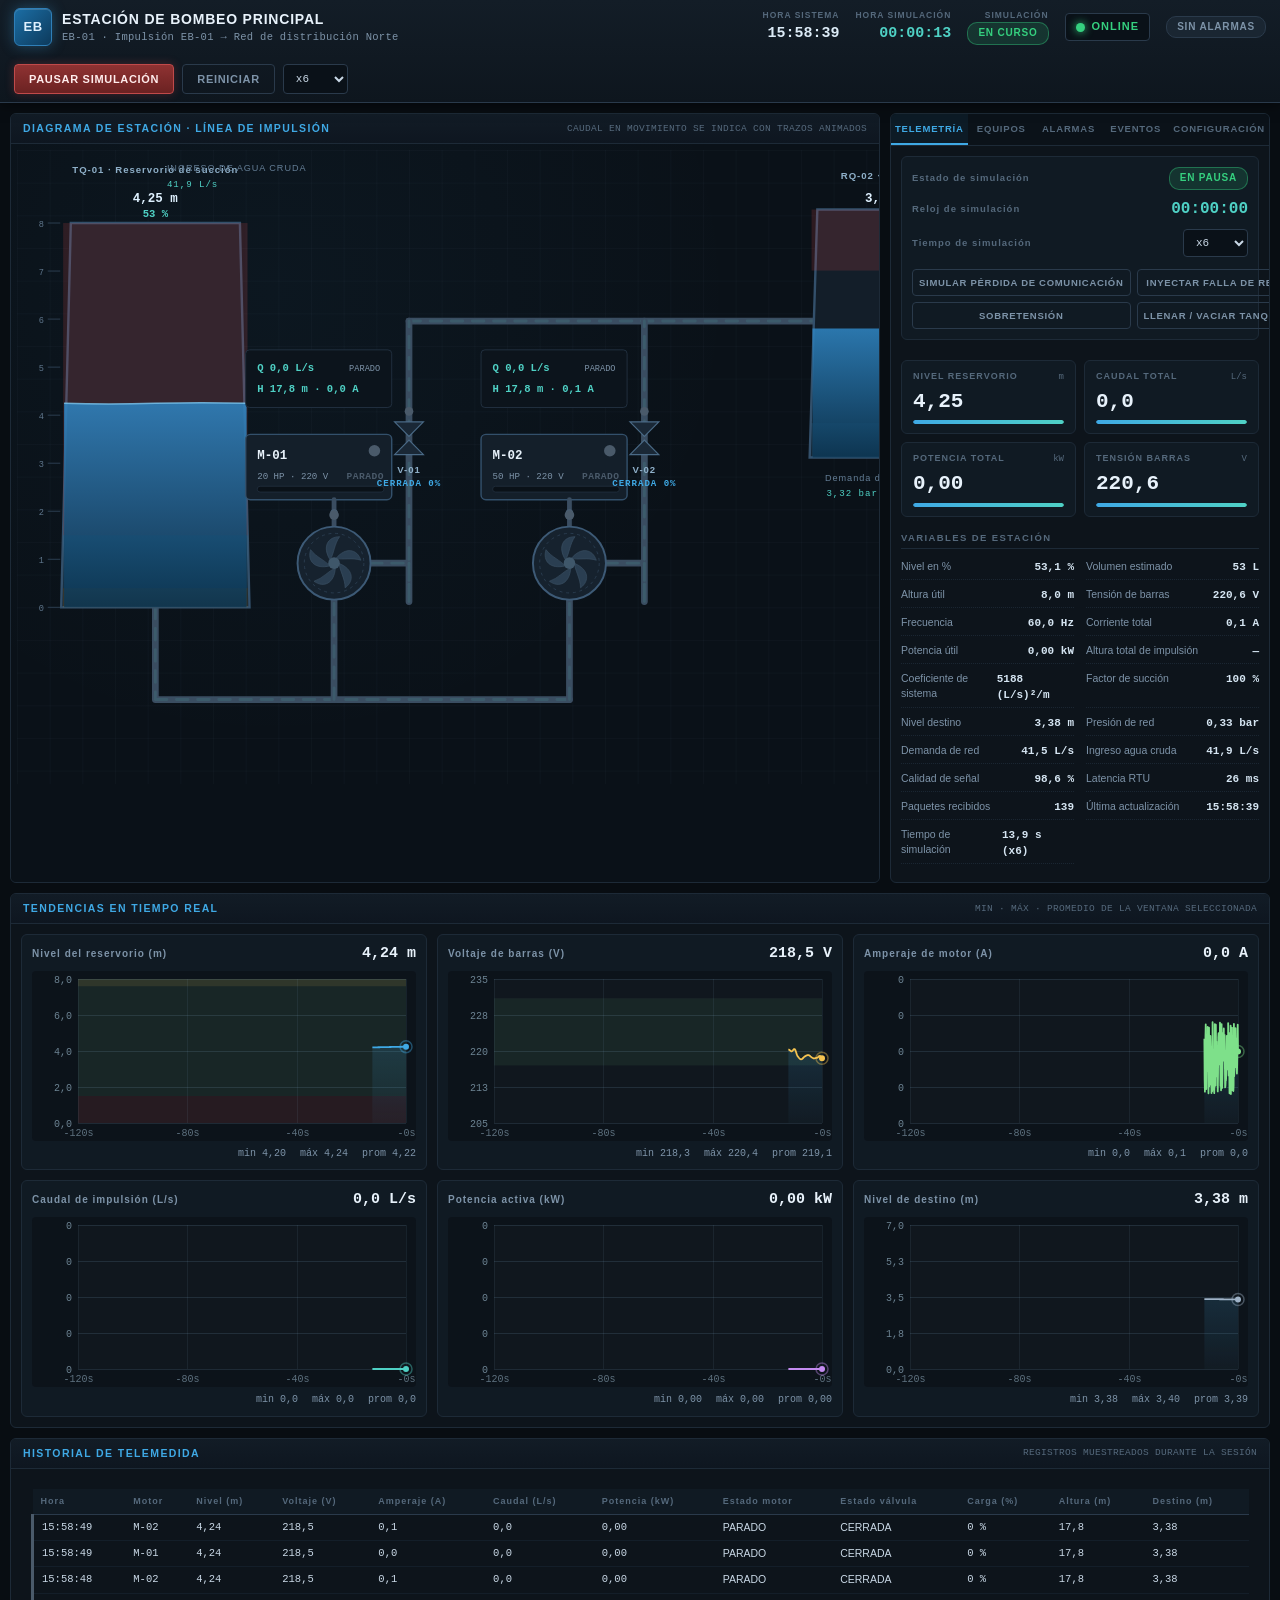
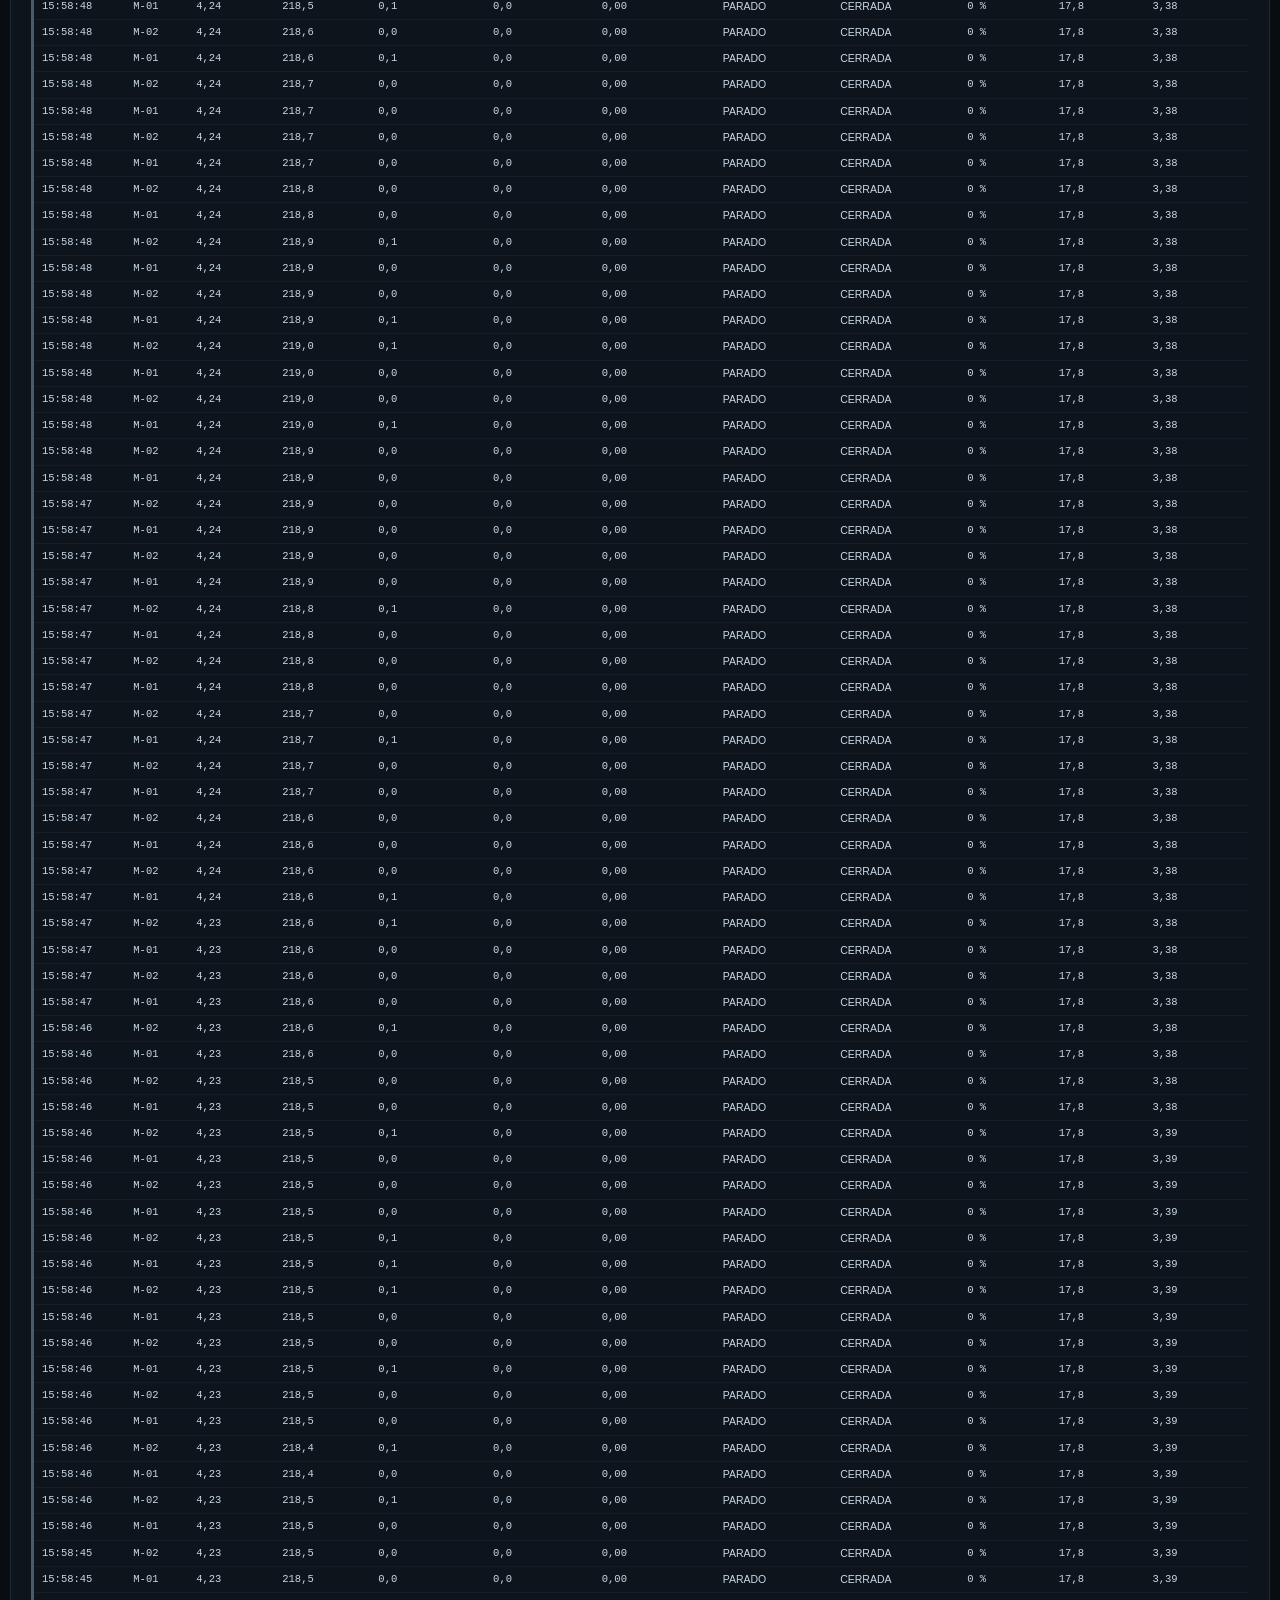
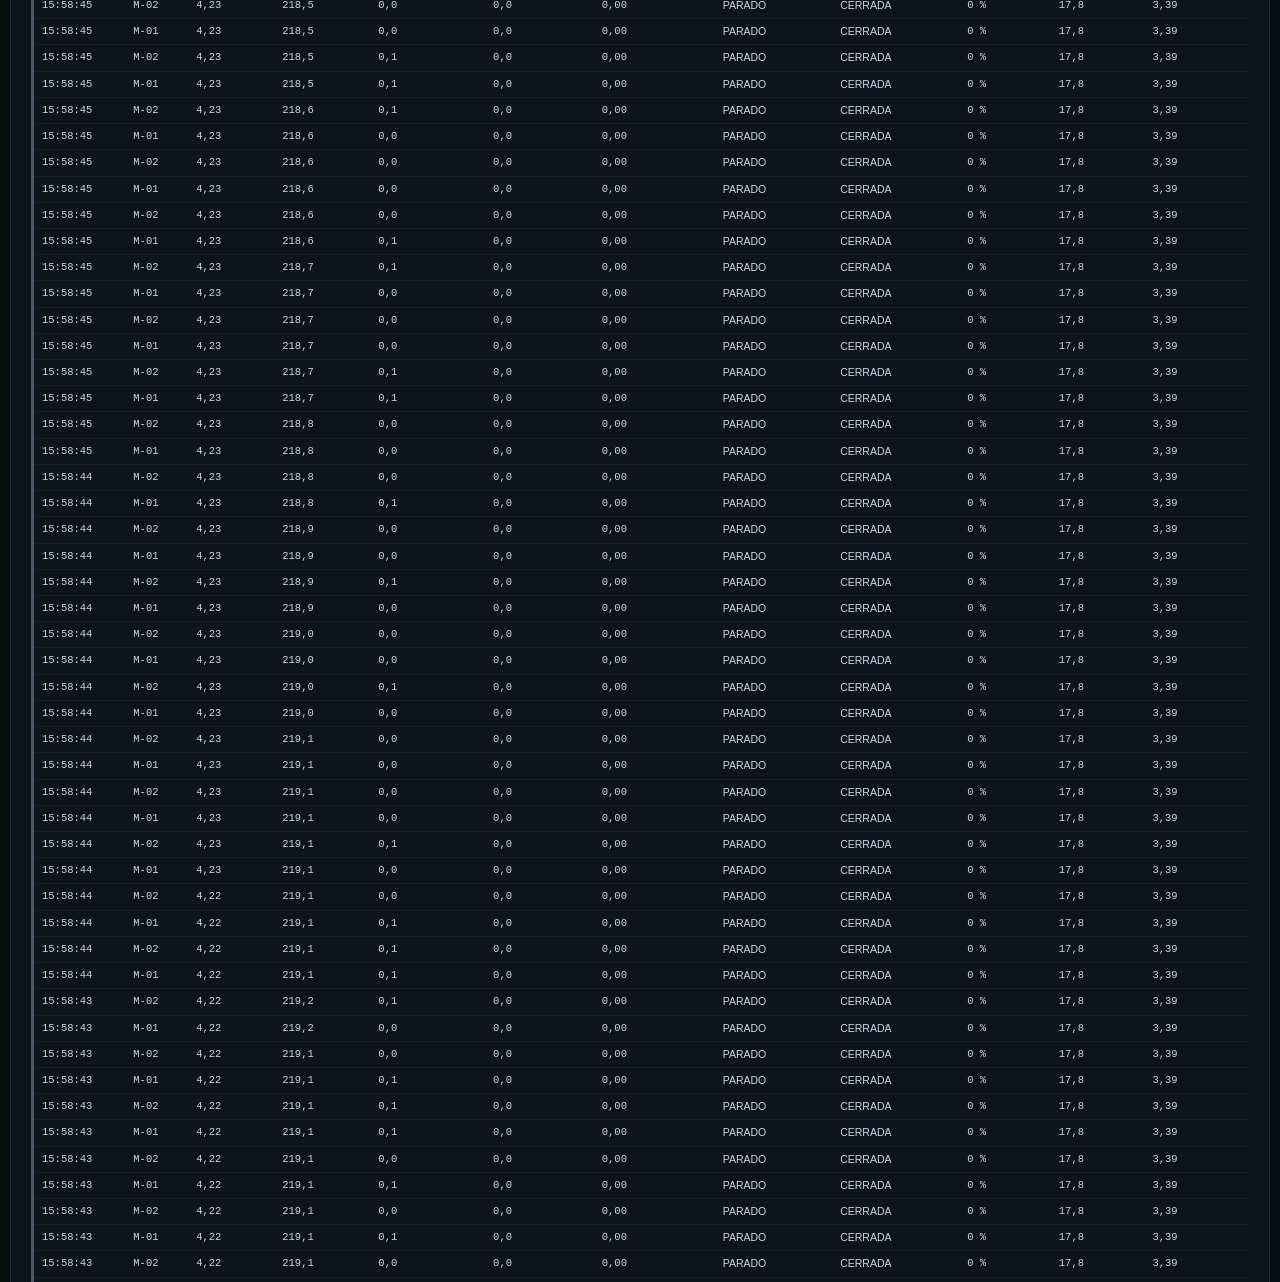
<file: simulador/index.html>
<!DOCTYPE html>
<html lang="es">
<head>
  <meta charset="UTF-8" />
  <meta name="viewport" content="width=device-width, initial-scale=1" />
  <title>SCADA · Simulador de Estación de Bombeo de Agua</title>
  <meta name="description" content="Simulador de operación de estación de bombeo de agua con telemetría, alarmas, eventos e historial." />
  <link rel="icon" href="data:," />
  <link rel="stylesheet" href="./src/ui/estilos.css" />
</head>
<body>
  <div id="app">
    <div style="padding: 40px; text-align: center; color: #7d93a8; font-family: monospace;">
      Iniciando simulador de estación de bombeo…
    </div>
  </div>
  <script type="module" src="./src/ui/app.js"></script>
</body>
</html>
</file>
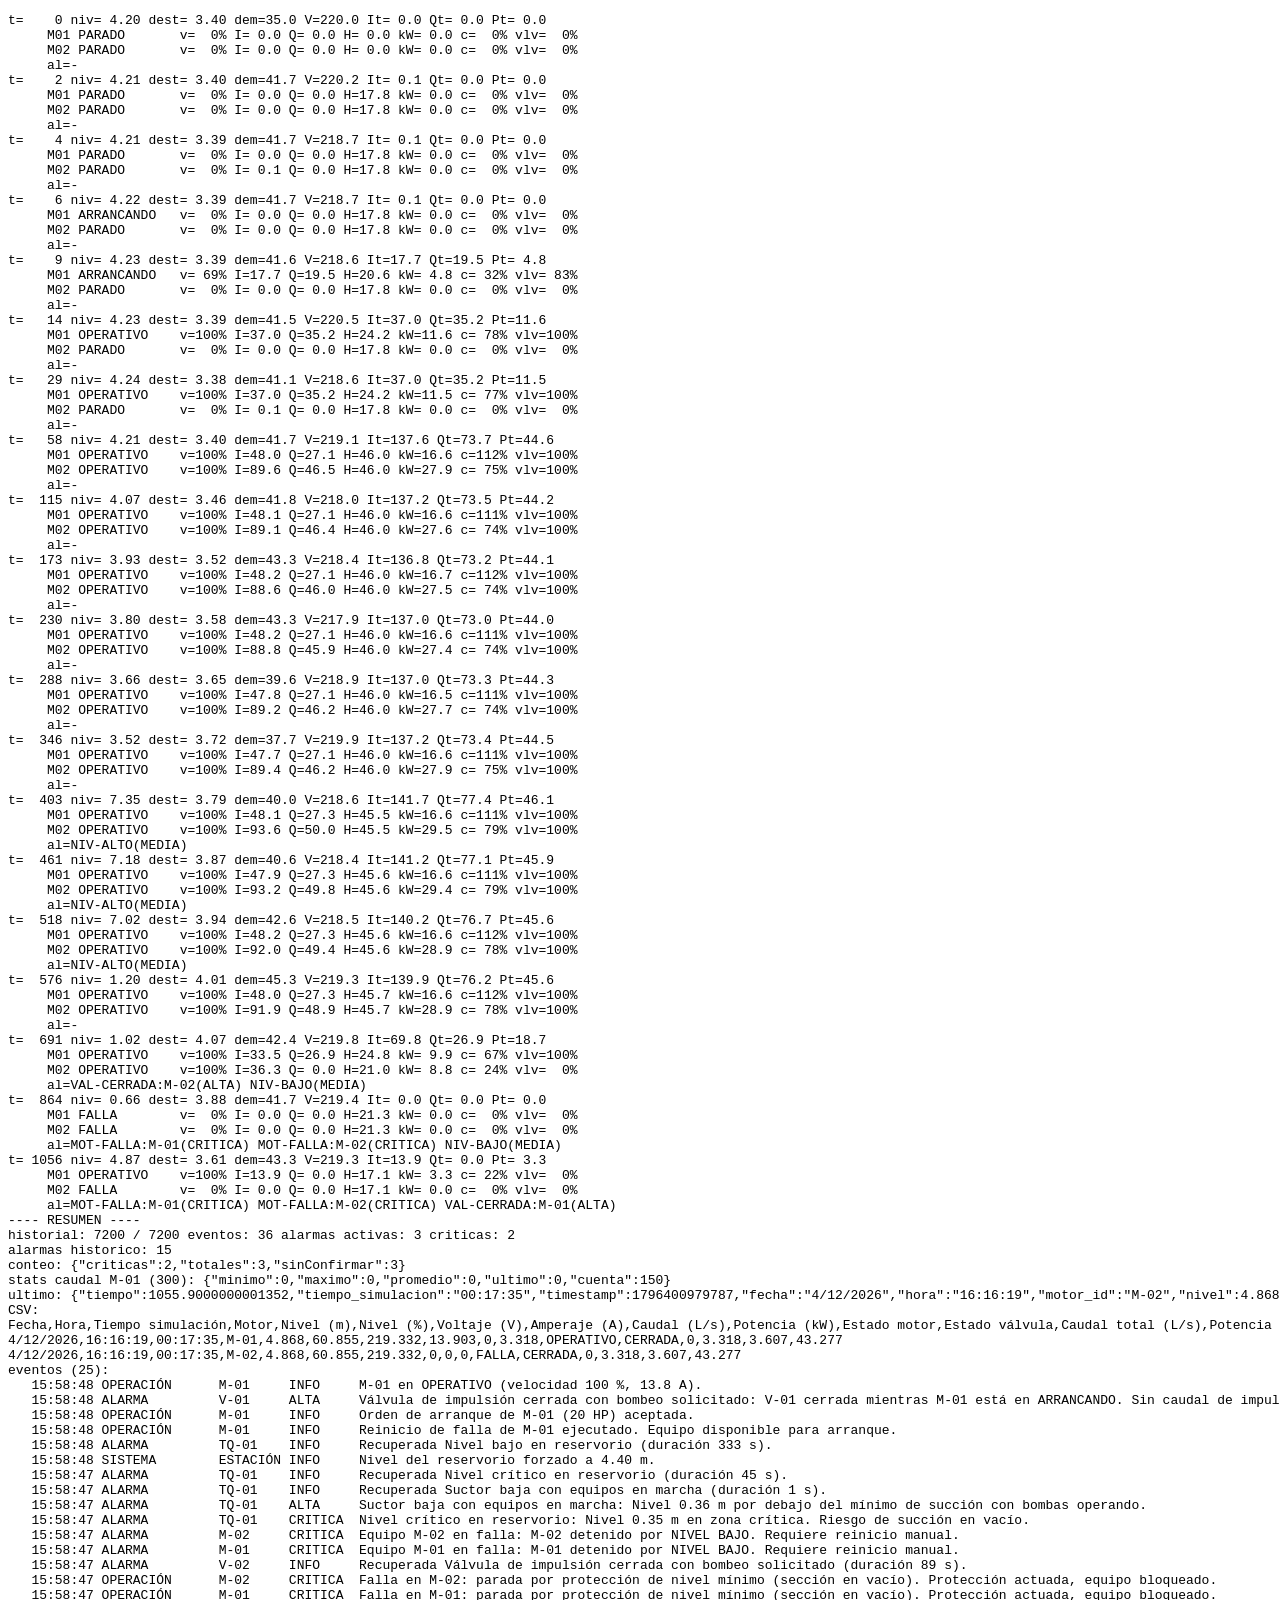
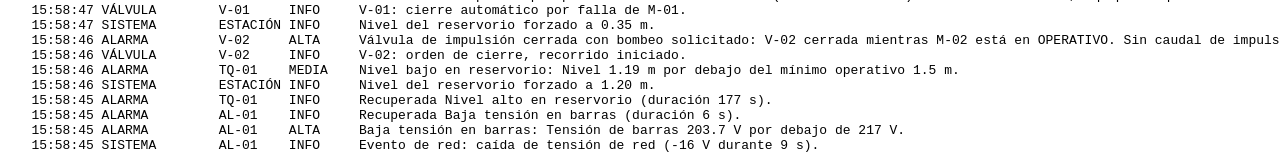
<file: simulador/prueba.html>
<!DOCTYPE html>
<html lang="es">
<head>
  <meta charset="utf-8" />
  <title>Prueba de motor de simulación</title>
</head>
<body>
  <pre id="salida">ejecutando...</pre>
  <script type="module">
    const salida = document.getElementById('salida');
    const lineas = [];
    const log = (...args) => lineas.push(args.join(' '));
    window.addEventListener('error', (e) => lineas.push('ERROR: ' + e.message));
    try {
      const { crearSimulador } = await import('./src/simulacion/simulador.js');
      const sim = crearSimulador();
      sim.establecerVelocidad(6);
      sim.iniciar();
      const paso = 16;
      const f = (n, d) => n.toFixed(d).padStart(d + 3);
      const Interesting = new Set([1, 20, 40, 60, 90, 150, 300, 600, 1200, 1800, 2400, 3000, 3600, 4200, 4800, 5400, 6000, 7200, 9000, 11000]);
      const guion = (e, m) =>
        `${m.estado.padEnd(12)} v=${f(m.velocidad * 100, 0)}% I=${f(m.corriente, 1)} Q=${f(m.caudal * 1000, 1)} H=${f(m.altura, 1)} kW=${f(m.potencia, 1)} c=${f(m.carga * 100, 0)}% vlv=${f(m.valvula.posicion * 100, 0)}%`;
      for (let i = 1; i <= 11000; i += 1) {
        sim.avanzarReloj(paso);
        if (i === 60) { sim.abrirValvula('M-01'); sim.estartrar('M-01'); }
        if (i === 400) { sim.abrirValvula('M-02'); sim.estartrar('M-02'); }
        if (i === 4000) sim.fijarNivel(7.4);
        if (i === 5000) sim.perturbacion('caida');
        if (i === 6000) sim.fijarNivel(1.2);
        if (i === 7000) sim.cerrarValvula('M-02');
        if (i === 8000) sim.fijarNivel(0.35);
        if (i === 9500) sim.fijarNivel(4.4);
        if (i === 10000) sim.reiniciarFalla('M-01');
        if (i === 10500) sim.conmutarComunicacion();
        if (i === 10700) sim.conmutarComunicacion();
        if (i === 10800) sim.estartrar('M-01');
        if (Interesting.has(i)) {
          const e = sim.estado();
          const [m1, m2] = e.motores;
          log(
            `t=${e.tiempo.toFixed(0).padStart(5)}`,
            `niv=${f(e.tanque.nivel, 2)}`,
            `dest=${f(e.destino.nivel, 2)}`,
            `dem=${f(e.destino.demanda, 1)}`,
            `V=${f(e.red.tension, 1)}`,
            `It=${f(e.red.corriente, 1)}`,
            `Qt=${f(e.totales.caudal * 1000, 1)}`,
            `Pt=${f(e.totales.potencia, 1)}`,
            `\n     M01 ${guion(m1, m1)}`,
            `\n     M02 ${guion(m2, m2)}`,
            `\n     al=${sim.alarmas().listar().map((a) => `${a.id}(${a.severidad})`).join(' ') || '-'}`,
          );
        }
      }
      const r = sim.resumen();
      log('---- RESUMEN ----');
      log('historial:', r.totalMuestras, '/', r.capacidadHistorial, 'eventos:', r.totalEventos, 'alarmas activas:', r.conteoAlarmas.totales, 'criticas:', r.conteoAlarmas.criticas);
      log('alarmas historico:', sim.alarmas().historico().length);
      log('conteo:', JSON.stringify(sim.alarmas().contar()));
      const hs = sim.historial.estadisticas('caudal', sim.historial.listar(300).filter((x) => x.motor_id === 'M-01'));
      log('stats caudal M-01 (300):', JSON.stringify(hs));
      log('ultimo:', JSON.stringify(sim.historial.ultimo()));
      log('CSV:\n' + (await import('./src/simulacion/historial.js')).construirCSV(sim.historial.listar(2)));
      log('eventos (25):');
      for (const ev of sim.eventos.listar().slice(0, 25)) log('  ', ev.hora.toLocaleTimeString('es-ES'), ev.tipo.padEnd(14), ev.equipo.padEnd(8), ev.severidad.padEnd(8), ev.texto);
    } catch (error) {
      lineas.push('EXCEPCION: ' + (error && error.stack ? error.stack : error));
    }
    salida.textContent = lineas.join('\n');
  </script>
</body>
</html>
</file>
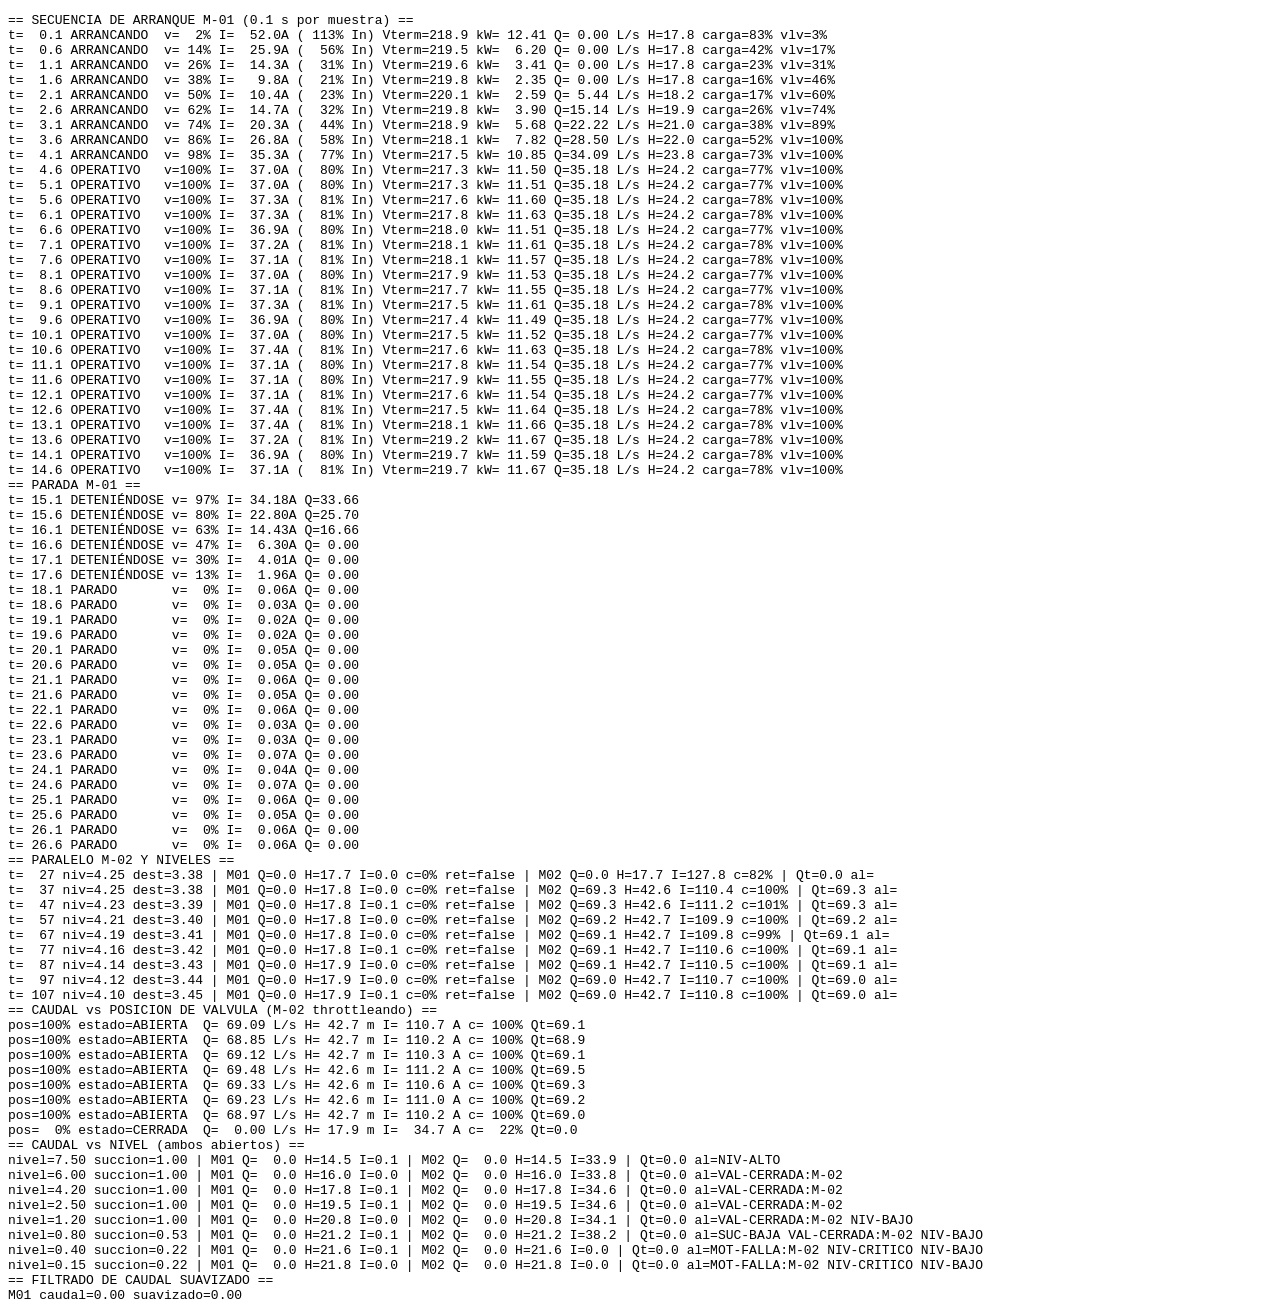
<file: simulador/prueba2.html>
<!DOCTYPE html>
<html lang="es">
<head><meta charset="utf-8" /><title>Prueba de motor</title></head>
<body>
  <pre id="salida">ejecutando...</pre>
  <script type="module">
    const salida = document.getElementById('salida');
    const lineas = [];
    const log = (...a) => lineas.push(a.join(' '));
    window.addEventListener('error', (e) => lineas.push('ERROR: ' + e.message));
    try {
      const { crearSimulador } = await import('./src/simulacion/simulador.js');
      const sim = crearSimulador();
      sim.establecerVelocidad(1);
      sim.iniciar();
      log('== SECUENCIA DE ARRANQUE M-01 (0.1 s por muestra) ==');
      sim.abrirValvula('M-01');
      sim.estartrar('M-01');
      for (let i = 0; i < 150; i += 1) {
        sim.avanzarReloj(100);
        const e = sim.estado();
        const m = e.motores[0];
        if (i % 5 === 0) {
          log(`t=${e.tiempo.toFixed(1).padStart(5)} ${m.estado.padEnd(11)} v=${(m.velocidad * 100).toFixed(0).padStart(3)}% I=${m.corriente.toFixed(1).padStart(6)}A (${(m.corriente / m.placa.corrienteNominal * 100).toFixed(0).padStart(4)}% In) Vterm=${m.tensionTerminal.toFixed(1)} kW=${m.potencia.toFixed(2).padStart(6)} Q=${(m.caudal * 1000).toFixed(2).padStart(5)} L/s H=${m.altura.toFixed(1)} carga=${(m.carga * 100).toFixed(0)}% vlv=${(m.valvula.posicion * 100).toFixed(0)}%`);
        }
      }
      log('== PARADA M-01 ==');
      sim.parar('M-01');
      for (let i = 0; i < 120; i += 1) {
        sim.avanzarReloj(100);
        const e = sim.estado();
        const m = e.motores[0];
        if (i % 5 === 0) log(`t=${e.tiempo.toFixed(1).padStart(5)} ${m.estado.padEnd(12)} v=${(m.velocidad * 100).toFixed(0).padStart(3)}% I=${m.corriente.toFixed(2).padStart(6)}A Q=${(m.caudal * 1000).toFixed(2).padStart(5)}`);
      }
      log('== PARALELO M-02 Y NIVELES ==');
      sim.abrirValvula('M-02');
      sim.estartrar('M-02');
      for (let i = 0; i < 900; i += 1) {
        sim.avanzarReloj(100);
        const e = sim.estado();
        const [m1, m2] = e.motores;
        if (i % 100 === 0) {
          log(`t=${e.tiempo.toFixed(0).padStart(4)} niv=${e.tanque.nivel.toFixed(2)} dest=${e.destino.nivel.toFixed(2)} | M01 Q=${(m1.caudal * 1000).toFixed(1)} H=${m1.altura.toFixed(1)} I=${m1.corriente.toFixed(1)} c=${(m1.carga * 100).toFixed(0)}% ret=${m1.retencionCerrada} | M02 Q=${(m2.caudal * 1000).toFixed(1)} H=${m2.altura.toFixed(1)} I=${m2.corriente.toFixed(1)} c=${(m2.carga * 100).toFixed(0)}% | Qt=${(e.totales.caudal * 1000).toFixed(1)} al=${sim.alarmas().listar().map((a) => a.id).join(' ')}`);
        }
      }
      log('== CAUDAL vs POSICION DE VALVULA (M-02 throttleando) ==');
      for (const pos of [1, 0.8, 0.6, 0.4, 0.25, 0.12, 0.05, 0]) {
        sim.cerrarValvula('M-02');
        for (let i = 0; i < 200; i += 1) sim.avanzarReloj(100);
        sim.aplicarConfig({ motores: sim.config().motores.map((m) => m.id === 'M-02' ? { ...m, valvula: { ...m.valvula, tiempoRecorrido: 0.2 } } : m) });
        if (pos > 0) { sim.abrirValvula('M-02'); }
        sim.bus.emit('x');
        const objetivo = () => { const e = sim.estado(); return e.motores[1].valvula.posicion; };
        for (let i = 0; i < 400 && Math.abs(objetivo() - pos) > 0.01; i += 1) sim.avanzarReloj(100);
        const e = sim.estado();
        const m2 = e.motores[1];
        log(`pos=${(m2.valvula.posicion * 100).toFixed(0).padStart(3)}% estado=${m2.valvula.estado.padEnd(8)} Q=${(m2.caudal * 1000).toFixed(2).padStart(6)} L/s H=${m2.altura.toFixed(1).padStart(5)} m I=${m2.corriente.toFixed(1).padStart(6)} A c=${(m2.carga * 100).toFixed(0).padStart(4)}% Qt=${(e.totales.caudal * 1000).toFixed(1)}`);
      }
      log('== CAUDAL vs NIVEL (ambos abiertos) ==');
      sim.aplicarConfig({ motores: sim.config().motores.map((m) => m.id === 'M-02' ? { ...m, valvula: { ...m.valvula, tiempoRecorrido: 3.5 } } : m) });
      for (const niv of [7.5, 6, 4.2, 2.5, 1.2, 0.8, 0.4, 0.15]) {
        sim.fijarNivel(niv);
        for (let i = 0; i < 30; i += 1) sim.avanzarReloj(100);
        const e = sim.estado();
        log(`nivel=${niv.toFixed(2)} succion=${e.factorSuccion.toFixed(2)} | M01 Q=${(e.motores[0].caudal * 1000).toFixed(1).padStart(5)} H=${e.motores[0].altura.toFixed(1)} I=${e.motores[0].corriente.toFixed(1)} | M02 Q=${(e.motores[1].caudal * 1000).toFixed(1).padStart(5)} H=${e.motores[1].altura.toFixed(1)} I=${e.motores[1].corriente.toFixed(1)} | Qt=${(e.totales.caudal * 1000).toFixed(1)} al=${sim.alarmas().listar().map((a) => a.id).join(' ')}`);
      }
      log('== FILTRADO DE CAUDAL SUAVIZADO ==');
      const e = sim.estado();
      log(`M01 caudal=${(e.motores[0].caudal * 1000).toFixed(2)} suavizado=${(e.motores[0].caudalSuavizado * 1000).toFixed(2)}`);
    } catch (error) {
      lineas.push('EXCEPCION: ' + (error && error.stack ? error.stack : error));
    }
    salida.textContent = lineas.join('\n');
  </script>
</body>
</html>
</file>
<file: simulador/src/ui/estilos.css>
:root {
  --fondo: #080d12;
  --fondo-panel: #0d141b;
  --fondo-panel-2: #101a23;
  --fondo-entrada: #0a1118;
  --borde: #1d2a37;
  --borde-claro: #2a3a4b;
  --texto: #c9d8e6;
  --texto-tenue: #7d93a8;
  --texto-muted: #55697c;
  --operativo: #35d07f;
  --arrancando: #f5c451;
  --deteniendo: #f0934f;
  --falla: #e64a4a;
  --alarma: #ff5c5c;
  --apagado: #4a5a6a;
  --acento: #3fa9e5;
  --acento-2: #4fd1c5;
  --info: #7ea6c4;
  --mono: "JetBrains Mono", "Cascadia Code", Consolas, "Courier New", monospace;
  --sans: "Segoe UI", "Inter", "Helvetica Neue", Arial, sans-serif;
}

* { box-sizing: border-box; }

html, body {
  margin: 0;
  padding: 0;
  background: var(--fondo);
  color: var(--texto);
  font-family: var(--sans);
  font-size: 13px;
  line-height: 1.45;
}

.mono { font-family: var(--mono); }

::-webkit-scrollbar { width: 10px; height: 10px; }
::-webkit-scrollbar-track { background: #0a1118; }
::-webkit-scrollbar-thumb { background: #223140; border-radius: 5px; border: 2px solid #0a1118; }
::-webkit-scrollbar-thumb:hover { background: #2e4156; }

/* ============ APLICACIÓN ============ */
.aplicacion {
  display: flex;
  flex-direction: column;
  min-height: 100vh;
}

.aplicacion__filaPrincipal {
  display: flex;
  gap: 10px;
  padding: 10px;
  align-items: stretch;
}

/* ============ CABECERA ============ */
.cabecera {
  display: flex;
  align-items: center;
  gap: 18px;
  padding: 8px 14px;
  background: linear-gradient(180deg, #131d27 0%, #0e161e 100%);
  border-bottom: 1px solid var(--borde-claro);
  box-shadow: 0 2px 12px rgba(0, 0, 0, .5);
  position: sticky;
  top: 0;
  z-index: 50;
  flex-wrap: wrap;
}

.cabecera__identidad {
  display: flex;
  align-items: center;
  gap: 10px;
  min-width: 260px;
}

.cabecera__logo {
  display: inline-flex;
  align-items: center;
  justify-content: center;
  width: 38px;
  height: 38px;
  border-radius: 6px;
  background: linear-gradient(135deg, #1b6ea5, #0d3a5c);
  border: 1px solid #2f7fb8;
  color: #dff1ff;
  font-weight: 700;
  font-size: 13px;
  letter-spacing: .5px;
  box-shadow: 0 0 14px rgba(63, 169, 229, .35), inset 0 1px 0 rgba(255,255,255,.15);
}

.cabecera__texto { display: flex; flex-direction: column; }

.cabecera__nombre {
  font-size: 14px;
  font-weight: 700;
  letter-spacing: .8px;
  color: #e8f2fb;
}

.cabecera__sub {
  font-size: 10.5px;
  color: var(--texto-tenue);
  font-family: var(--mono);
  letter-spacing: .3px;
}

.cabecera__telemetria {
  display: flex;
  align-items: center;
  gap: 16px;
  margin-left: auto;
}

.cabecera__bloque {
  display: flex;
  flex-direction: column;
  align-items: flex-end;
  gap: 1px;
}

.cabecera__etiqueta {
  font-size: 8.5px;
  letter-spacing: 1px;
  color: var(--texto-muted);
  font-weight: 600;
}

.cabecera__reloj {
  font-size: 15px;
  font-weight: 600;
  color: #dcebf7;
}

.cabecera__reloj--sim { color: var(--acento-2); }

.cabecera__bloque--comunicacion {
  flex-direction: row;
  align-items: center;
  gap: 7px;
  padding: 5px 10px;
  border: 1px solid var(--borde-claro);
  border-radius: 4px;
  background: var(--fondo-entrada);
}

.cabecera__comunicacion {
  font-size: 11px;
  font-weight: 700;
  letter-spacing: 1px;
  color: var(--operativo);
}

.cabecera__comunicacion--offline { color: var(--falla); }

.cabecera__controles {
  display: flex;
  align-items: center;
  gap: 8px;
}

/* ============ PÍLDORAS / LEDS ============ */
.pill {
  display: inline-block;
  padding: 3px 10px;
  border-radius: 10px;
  font-size: 10px;
  font-weight: 700;
  letter-spacing: .8px;
  background: #1a2632;
  color: var(--texto-tenue);
  border: 1px solid var(--borde-claro);
}

.pill--activo { background: rgba(53, 208, 127, .14); color: var(--operativo); border-color: rgba(53, 208, 127, .4); }
.pill--pausa { background: rgba(245, 196, 81, .12); color: var(--arrancando); border-color: rgba(245, 196, 81, .4); }
.pill--aviso { background: rgba(245, 196, 81, .14); color: var(--arrancando); border-color: rgba(245, 196, 81, .5); }
.pill--alarma { background: rgba(230, 74, 74, .18); color: var(--alarma); border-color: rgba(230, 74, 74, .55); animation: pulso 1.2s infinite; }

@keyframes pulso {
  0%, 100% { opacity: 1; }
  50% { opacity: .55; }
}

.led {
  display: inline-block;
  width: 9px;
  height: 9px;
  border-radius: 50%;
  background: var(--apagado);
  box-shadow: 0 0 6px rgba(0, 0, 0, .4);
  flex: none;
}

.led--grande { width: 13px; height: 13px; }

/* ============ BOTONES ============ */
.boton {
  font-family: var(--sans);
  font-size: 11px;
  font-weight: 700;
  letter-spacing: .7px;
  padding: 8px 14px;
  border-radius: 4px;
  border: 1px solid var(--borde-claro);
  background: linear-gradient(180deg, #1a2632, #131c25);
  color: var(--texto);
  cursor: pointer;
  transition: all .15s ease;
  white-space: nowrap;
}

.boton:hover:not(:disabled) { border-color: #3d5a76; background: linear-gradient(180deg, #21303e, #16222d); }
.boton:active:not(:disabled) { transform: translateY(1px); }
.boton:disabled { opacity: .38; cursor: not-allowed; }

.boton--primario {
  background: linear-gradient(180deg, #1d7a4c, #12573a);
  border-color: #2ea067;
  color: #eafff3;
  box-shadow: 0 0 10px rgba(53, 208, 127, .25);
}
.boton--primario:hover:not(:disabled) { background: linear-gradient(180deg, #239159, #156845); }

.boton--parar {
  background: linear-gradient(180deg, #8f3232, #6b2222);
  border-color: #c04a4a;
  color: #ffecec;
  box-shadow: 0 0 10px rgba(230, 74, 74, .25);
}

.boton--parar:hover:not(:disabled) { background: linear-gradient(180deg, #a83d3d, #7d2828); }

.boton--arrancar { background: linear-gradient(180deg, #1d7a4c, #12573a); border-color: #2ea067; color: #eafff3; }
.boton--arrancar:hover:not(:disabled) { background: linear-gradient(180deg, #239159, #156845); }

.boton--peligro { background: linear-gradient(180deg, #8f3232, #6b2222); border-color: #c04a4a; color: #ffecec; }
.boton--peligro:hover:not(:disabled) { background: linear-gradient(180deg, #a83d3d, #7d2828); }

.boton--abrir { background: linear-gradient(180deg, #1d6a8a, #125068); border-color: #2e90b8; color: #e8f8ff; }
.boton--abrir:hover:not(:disabled) { background: linear-gradient(180deg, #237fa1, #156075); }

.boton--cerrar { background: linear-gradient(180deg, #6a5a1d, #50440f); border-color: #a08c2e; color: #fffbe8; }
.boton--cerrar:hover:not(:disabled) { background: linear-gradient(180deg, #82711f, #5f510f); }

.boton--fantasma { background: transparent; border-color: var(--borde-claro); color: var(--texto-tenue); }
.boton--fantasma:hover:not(:disabled) { color: var(--texto); border-color: #3d5a76; }

.boton--compacto { padding: 5px 9px; font-size: 10px; }
.boton--mini { padding: 2px 8px; font-size: 9.5px; border-radius: 3px; }
.boton--activo { border-color: var(--arrancando); color: var(--arrancando); }

/* ============ SELECTORES ============ */
.selector {
  font-family: var(--mono);
  font-size: 11px;
  padding: 6px 8px;
  border-radius: 4px;
  border: 1px solid var(--borde-claro);
  background: var(--fondo-entrada);
  color: var(--texto);
  cursor: pointer;
}

.selector--cabecera { padding: 7px 8px; }
.selector--compacto { padding: 4px 6px; font-size: 10.5px; }
.selector:focus, .campo__entrada:focus { outline: 1px solid var(--acento); }

/* ============ ESCENARIO / DIAGRAMA ============ */
.escenario {
  flex: 1 1 auto;
  min-width: 0;
  background: var(--fondo-panel);
  border: 1px solid var(--borde);
  border-radius: 6px;
  display: flex;
  flex-direction: column;
  overflow: hidden;
}

.escenario__barra, .seccion__barra {
  display: flex;
  align-items: center;
  justify-content: space-between;
  gap: 10px;
  padding: 7px 12px;
  background: linear-gradient(180deg, #121c26, #0e1620);
  border-bottom: 1px solid var(--borde);
}

.escenario__titulo, .seccion__titulo {
  font-size: 10.5px;
  font-weight: 700;
  letter-spacing: 1.4px;
  color: var(--acento);
}

.escenario__estado, .seccion__sub {
  font-size: 9.5px;
  color: var(--texto-muted);
  font-family: var(--mono);
  letter-spacing: .3px;
}

.escenario__lienzo {
  flex: 1;
  overflow: auto;
  padding: 6px;
  background:
    radial-gradient(ellipse at 30% 20%, rgba(63, 169, 229, .04), transparent 55%),
    var(--fondo-entrada);
}

.diagrama { display: block; width: 100%; min-width: 980px; height: auto; }

.capa--tuberias .tuberia {
  fill: none;
  stroke: #3a4d61;
  stroke-width: 7;
  stroke-linecap: round;
  stroke-linejoin: round;
}

.capa--tuberias .flujo {
  fill: none;
  stroke: var(--acento-2);
  stroke-width: 3;
  stroke-linecap: round;
  stroke-dasharray: 12 10;
  opacity: .1;
  transition: opacity .3s;
}

.tanque__cuerpo {
  fill: #131e29;
  stroke: #33506b;
  stroke-width: 2.5;
}

.tanque__banda { opacity: .16; }
.tanque__banda--baja { fill: #e64a4a; }
.tanque__banda--ok { fill: #3fa9e5; }
.tanque__banda--alta { fill: #f5c451; }

.tanque__aguaCuerpo { opacity: .85; }
.tanque__ola { fill: none; stroke: #7cc7ef; stroke-width: 1.6; opacity: .8; }
.tanque__marca { stroke: #2c3f52; stroke-width: 1; }
.tanque__escala { fill: #5f768c; font-size: 9px; font-family: var(--mono); }
.tanque__lectura { fill: #dff1ff; font-size: 13px; font-family: var(--mono); font-weight: 600; }
.tanque__lectura--sub { fill: var(--acento-2); font-size: 11px; }

.motor-caja__cuerpo {
  fill: #141f2a;
  stroke: #33506b;
  stroke-width: 1.5;
  rx: 5;
}

.motor-caja__id { fill: #e8f2fb; font-size: 13px; font-weight: 700; font-family: var(--mono); }
.motor-caja__dato { fill: var(--texto-tenue); font-size: 9.5px; font-family: var(--mono); }
.motor-caja__estado { fill: var(--apagado); font-size: 10px; font-weight: 700; font-family: var(--mono); letter-spacing: .5px; }
.motor-caja__barraFondo { fill: #0a1118; stroke: #223140; stroke-width: .8; }
.motor-caja__barra { fill: var(--apagado); }

.acople { fill: none; stroke: #3a4d61; stroke-width: 5; stroke-linecap: round; }
.acople__punto { fill: #4a6076; }

.bomba__carcasa { fill: #16222e; stroke: #3d5a76; stroke-width: 2; }
.bomba__aro { fill: none; stroke: #2a3d50; stroke-width: 1; stroke-dasharray: 3 4; }
.bomba__pala { fill: #4a6a86; stroke: #6f93b3; stroke-width: .6; }
.bomba__eje { fill: #7ea6c4; }
.columna-maquina.is-activo .bomba__pala { fill: #5f8fb5; }
.columna-maquina.is-falla .bomba__carcasa { stroke: var(--falla); }
.columna-maquina.is-falla .motor-caja__cuerpo { stroke: var(--falla); }

.valvula__cuerpo { fill: #1a2836; stroke: #4a6a86; stroke-width: 1.2; }
.valvula__simbolo { transition: transform .2s; transform-origin: 0 0; }

.instrumento__fondo { fill: #0c141c; stroke: #223140; stroke-width: 1; }
.instrumento__valor { fill: var(--acento-2); font-size: 11px; font-family: var(--mono); font-weight: 600; }
.instrumento__nota { fill: var(--texto-tenue); font-size: 9px; font-family: var(--mono); }

.equipo-tag { fill: #8fb0c9; font-size: 10px; font-weight: 700; letter-spacing: 1px; font-family: var(--sans); }
.equipo-tag--valor { fill: var(--acento); font-family: var(--mono); font-size: 9.5px; }
.etiqueta { fill: #647e96; font-size: 9.5px; letter-spacing: 1px; font-family: var(--sans); }
.etiqueta--valor { fill: var(--acento-2); font-family: var(--mono); }

/* ============ LATERAL ============ */
.lateral {
  flex: 0 0 430px;
  max-width: 430px;
  background: var(--fondo-panel);
  border: 1px solid var(--borde);
  border-radius: 6px;
  display: flex;
  flex-direction: column;
  overflow: hidden;
  min-height: 560px;
  max-height: calc(100vh - 130px);
  position: sticky;
  top: 66px;
}

.lateral__tabs {
  display: flex;
  background: #0b1219;
  border-bottom: 1px solid var(--borde);
}

.tab {
  flex: 1;
  padding: 9px 4px;
  background: transparent;
  border: none;
  border-bottom: 2px solid transparent;
  color: var(--texto-muted);
  font-size: 9.5px;
  font-weight: 700;
  letter-spacing: .8px;
  cursor: pointer;
  font-family: var(--sans);
  transition: all .15s;
}

.tab:hover { color: var(--texto); }
.tab--activo { color: var(--acento); border-bottom-color: var(--acento); background: rgba(63, 169, 229, .06); }

.lateral__cuerpo {
  flex: 1;
  overflow-y: auto;
  overflow-x: hidden;
}

.bloque-lateral + .bloque-lateral { margin-top: 0; }

.panel__cuerpo { padding: 10px; }
.panel__cuerpo--scroll { }

.panel__cabecera-alarmas { padding: 0; }

/* ============ CONTROLES DE SIMULACIÓN ============ */
.controles-panel__cuerpo { padding: 10px; }

.controles-estacion {
  background: var(--fondo-panel-2);
  border: 1px solid var(--borde);
  border-radius: 6px;
  padding: 10px;
  display: flex;
  flex-direction: column;
  gap: 8px;
}

.controles-estacion__fila {
  display: flex;
  align-items: center;
  justify-content: space-between;
  gap: 10px;
}

.etiqueta-campo {
  font-size: 9.5px;
  letter-spacing: 1px;
  color: var(--texto-muted);
  font-weight: 600;
}

.reloj { font-size: 16px; font-weight: 600; color: var(--acento-2); }

.controles-estacion__acciones {
  display: grid;
  grid-template-columns: 1fr 1fr;
  gap: 6px;
  margin-top: 4px;
}

.controles-estacion__acciones .boton { font-size: 9.5px; padding: 7px 6px; }

/* ============ TELEMETRÍA ============ */
.tiles {
  display: grid;
  grid-template-columns: 1fr 1fr;
  gap: 8px;
  margin-bottom: 12px;
}

.tile {
  background: var(--fondo-panel-2);
  border: 1px solid var(--borde);
  border-radius: 6px;
  padding: 9px 11px;
  display: flex;
  flex-direction: column;
  gap: 3px;
}

.tile__cabecera {
  display: flex;
  justify-content: space-between;
  align-items: baseline;
}

.tile__etiqueta { font-size: 9px; letter-spacing: 1px; color: var(--texto-muted); font-weight: 700; }
.tile__unidad { font-size: 9px; color: var(--texto-muted); font-family: var(--mono); }

.tile__valor { font-size: 21px; font-weight: 600; color: #e8f2fb; }
.tile__valor--alerta { color: var(--alarma); animation: pulso 1s infinite; }

.tile__barra { height: 4px; background: #0a1118; border-radius: 2px; overflow: hidden; }
.tile__relleno { height: 100%; background: linear-gradient(90deg, var(--acento), var(--acento-2)); border-radius: 2px; transition: width .3s; }

.seccion-titulo {
  font-size: 9.5px;
  font-weight: 700;
  letter-spacing: 1.4px;
  color: var(--texto-muted);
  margin: 14px 0 7px;
  padding-bottom: 4px;
  border-bottom: 1px solid var(--borde);
}

.lecturas {
  display: grid;
  grid-template-columns: 1fr 1fr;
  gap: 4px 12px;
}

.lecturas--compacto { grid-template-columns: 1fr 1fr; gap: 2px 10px; }

.lectura {
  display: flex;
  justify-content: space-between;
  align-items: baseline;
  padding: 3px 0;
  border-bottom: 1px dotted #1a2632;
}

.lectura__etiqueta { font-size: 10.5px; color: var(--texto-tenue); }
.lectura__valor { font-size: 11px; font-weight: 600; color: #d5e5f2; }
.lectura__valor--alerta { color: var(--alarma); }

.telemetria__motores { display: flex; flex-direction: column; gap: 8px; margin-top: 8px; }

.telegrafia-fila {
  background: var(--fondo-panel-2);
  border: 1px solid var(--borde);
  border-radius: 5px;
  padding: 7px 9px;
}

.telegrafia-fila__id {
  display: flex;
  align-items: center;
  gap: 7px;
  font-family: var(--mono);
  font-weight: 700;
  font-size: 11.5px;
  color: #e8f2fb;
  margin-bottom: 5px;
}

.telemetria__estado {
  display: flex;
  align-items: center;
  gap: 8px;
  margin-top: 12px;
  padding: 8px 10px;
  border: 1px solid var(--borde-claro);
  border-radius: 5px;
  background: var(--fondo-panel-2);
  font-size: 11px;
  font-weight: 700;
  letter-spacing: 1px;
  color: var(--operativo);
}

.telemetria__estado--offline { color: var(--falla); }

/* ============ EQUIPOS ============ */
.equipo {
  background: var(--fondo-panel-2);
  border: 1px solid var(--borde);
  border-left: 3px solid var(--apagado);
  border-radius: 6px;
  padding: 10px 11px;
  margin-bottom: 10px;
  transition: border-color .3s;
}

.equipo--operativo { border-left-color: var(--operativo); }
.equipo--arrancando { border-left-color: var(--arrancando); }
.equipo--deteniendo { border-left-color: var(--deteniendo); }
.equipo--falla { border-left-color: var(--falla); box-shadow: 0 0 14px rgba(230, 74, 74, .18); }

.equipo__cabecera {
  display: flex;
  justify-content: space-between;
  align-items: flex-start;
  margin-bottom: 8px;
}

.equipo__identidad { display: flex; flex-direction: column; gap: 1px; }
.equipo__id { font-family: var(--mono); font-size: 15px; font-weight: 700; color: #e8f2fb; }
.equipo__subtitulo { font-size: 10px; color: var(--texto-muted); }

.equipo__estadoBloque { display: flex; align-items: center; gap: 8px; }
.equipo__estado { font-family: var(--mono); font-size: 11px; font-weight: 700; letter-spacing: .6px; }
.equipo__estado--operativo { color: var(--operativo); }
.equipo__estado--arrancando { color: var(--arrancando); }
.equipo__estado--deteniendo { color: var(--deteniendo); }
.equipo__estado--falla { color: var(--falla); animation: pulso 1s infinite; }
.equipo__estado--parado { color: var(--apagado); }

.equipo__falla {
  background: rgba(230, 74, 74, .12);
  border: 1px solid rgba(230, 74, 74, .4);
  color: #ffb3b3;
  font-size: 10px;
  font-family: var(--mono);
  border-radius: 4px;
  padding: 6px 8px;
  margin-bottom: 8px;
}

.rampa-wrap { margin: 2px 0 10px; }
.rampa {
  position: relative;
  height: 8px;
  background: #0a1118;
  border: 1px solid #223140;
  border-radius: 4px;
  overflow: hidden;
}

.rampa__relleno {
  height: 100%;
  background: linear-gradient(90deg, #1d7a4c, var(--operativo));
  transition: width .15s linear;
}

.rampa__carga {
  position: absolute;
  top: 0;
  left: 0;
  height: 100%;
  background: rgba(245, 196, 81, .55);
  transition: width .15s linear;
  mix-blend-mode: screen;
}

.datos {
  display: grid;
  grid-template-columns: 1fr 1fr;
  gap: 3px 12px;
  margin-bottom: 10px;
}

.dato {
  display: flex;
  justify-content: space-between;
  align-items: baseline;
  border-bottom: 1px dotted #1a2632;
  padding: 2px 0;
}

.dato__etiqueta { font-size: 10px; color: var(--texto-tenue); }
.dato__valor { font-family: var(--mono); font-size: 11px; font-weight: 600; color: #d5e5f2; }
.dato__valor--alerta { color: var(--alarma); }

.controles { display: flex; flex-direction: column; gap: 6px; }
.controles__fila { display: grid; grid-template-columns: 1fr 1fr; gap: 6px; }
.controles__fila--secundaria .boton { font-size: 9.5px; padding: 6px; }

/* ============ ALARMAS / EVENTOS / TABLAS ============ */
.alarma-cabecera {
  display: flex;
  align-items: center;
  gap: 14px;
  padding: 10px;
  background: var(--fondo-panel-2);
  border-bottom: 1px solid var(--borde);
}

.pastilla-grupo { display: flex; align-items: center; gap: 6px; }
.pastilla__etiqueta { font-size: 9px; letter-spacing: 1px; color: var(--texto-muted); font-weight: 700; }

.pastilla {
  display: inline-flex;
  align-items: center;
  justify-content: center;
  min-width: 24px;
  height: 22px;
  padding: 0 8px;
  border-radius: 11px;
  background: #1a2632;
  border: 1px solid var(--borde-claro);
  font-family: var(--mono);
  font-size: 11px;
  font-weight: 700;
  color: var(--texto);
}

.pastilla--aviso { background: rgba(245, 196, 81, .15); border-color: rgba(245, 196, 81, .5); color: var(--arrancando); }
.pastilla--alarma { background: rgba(230, 74, 74, .2); border-color: rgba(230, 74, 74, .6); color: var(--alarma); }

.alarma-cabecera__acciones { margin-left: auto; display: flex; gap: 6px; }

.vacio {
  padding: 30px 16px;
  text-align: center;
  color: var(--texto-muted);
  font-size: 11px;
  letter-spacing: .5px;
}

.tabla-envoltura { overflow-x: auto; }

.tabla {
  width: 100%;
  border-collapse: collapse;
  font-size: 10.5px;
}

.tabla th {
  position: sticky;
  top: 0;
  background: #101a23;
  color: var(--texto-muted);
  font-size: 9px;
  letter-spacing: 1px;
  text-align: left;
  padding: 6px 8px;
  border-bottom: 1px solid var(--borde-claro);
  z-index: 2;
  white-space: nowrap;
}

.tabla td {
  padding: 5px 8px;
  border-bottom: 1px solid #131e29;
  color: var(--texto);
  white-space: nowrap;
}

.tabla tbody tr:hover td { background: rgba(63, 169, 229, .05); }

.fila--activa td { background: rgba(230, 74, 74, .06); }
.fila--confirmada td { opacity: .65; }

.severidad-critica { color: var(--alarma); font-weight: 700; }
.severidad-alta { color: var(--deteniendo); font-weight: 700; }
.severidad-media { color: var(--arrancando); }
.severidad-info { color: var(--info); }

.tipo-operacin, .tipo-operacion { color: var(--acento-2); }
.tipo-valvula { color: var(--arrancando); }
.tipo-alarma { color: var(--falla); }
.tipo-comunicacin, .tipo-comunicacion { color: var(--acento); }
.tipo-sistema { color: var(--texto-muted); }
.tipo-config { color: #c48cf0; }

.estado-fila--parado td:first-child { border-left: 3px solid var(--apagado); }
.estado-fila--operativo td:first-child { border-left: 3px solid var(--operativo); }
.estado-fila--arrancando td:first-child { border-left: 3px solid var(--arrancando); }
.estado-fila--detenindose td:first-child { border-left: 3px solid var(--deteniendo); }
.estado-fila--falla td:first-child { border-left: 3px solid var(--falla); }

.filtros {
  display: flex;
  align-items: center;
  gap: 8px;
  padding: 8px 10px;
  background: var(--fondo-panel-2);
  border-bottom: 1px solid var(--borde);
  flex-wrap: wrap;
}

.filtros--graficas { border-bottom: none; background: transparent; padding: 8px 2px; }
.filtros__etiqueta { font-size: 9.5px; letter-spacing: 1px; color: var(--texto-muted); font-weight: 600; }
.filtros__info { margin-left: auto; font-size: 10px; color: var(--texto-tenue); }

/* ============ GRÁFICAS ============ */
.seccion {
  margin: 0 10px 10px;
  background: var(--fondo-panel);
  border: 1px solid var(--borde);
  border-radius: 6px;
  overflow: hidden;
}

.seccion__contenido { padding: 10px; }

.graficas {
  display: grid;
  grid-template-columns: repeat(auto-fit, minmax(400px, 1fr));
  gap: 10px;
}

.grafica {
  background: var(--fondo-panel-2);
  border: 1px solid var(--borde);
  border-radius: 6px;
  padding: 8px 10px;
  display: flex;
  flex-direction: column;
  gap: 6px;
}

.grafica__cabecera {
  display: flex;
  justify-content: space-between;
  align-items: baseline;
}

.grafica__titulo { font-size: 10px; font-weight: 700; letter-spacing: 1px; color: var(--texto-tenue); }
.grafica__actual { font-size: 15px; font-weight: 600; color: #e8f2fb; }

.grafica__lienzo {
  width: 100%;
  height: 170px;
  display: block;
  background: rgba(8, 13, 18, .5);
  border-radius: 4px;
}

.grafica__pie {
  display: flex;
  gap: 14px;
  justify-content: flex-end;
}

.grafica__estadistica { font-size: 10px; color: var(--texto-tenue); }

/* ============ HISTORIAL ============ */
.seccion--historial .tabla td, .seccion--historial .tabla th { white-space: nowrap; }

/* ============ CONFIGURACIÓN ============ */
.configuracion { display: flex; flex-direction: column; gap: 12px; }

.config-seccion {
  background: var(--fondo-panel-2);
  border: 1px solid var(--borde);
  border-radius: 6px;
  overflow: hidden;
}

.config-seccion__cabecera {
  padding: 8px 12px;
  background: #101a23;
  border-bottom: 1px solid var(--borde);
}

.config-seccion__cabecera h3 {
  margin: 0;
  font-size: 10.5px;
  letter-spacing: 1.4px;
  color: var(--acento);
}

.config-seccion__cabecera p {
  margin: 2px 0 0;
  font-size: 9.5px;
  color: var(--texto-muted);
}

.config-seccion__campos {
  display: grid;
  grid-template-columns: 1fr 1fr;
  gap: 8px 14px;
  padding: 10px 12px;
}

.campo { display: flex; flex-direction: column; gap: 3px; }
.campo__etiqueta { font-size: 9.5px; letter-spacing: .6px; color: var(--texto-tenue); font-weight: 600; }

.campo__entrada {
  font-family: var(--mono);
  font-size: 11px;
  padding: 6px 8px;
  border-radius: 4px;
  border: 1px solid var(--borde-claro);
  background: var(--fondo-entrada);
  color: var(--texto);
  width: 100%;
}

.campo__entrada--corta { width: 90px; }

.config-acciones {
  display: flex;
  gap: 8px;
  padding-top: 4px;
}

/* ============ AVISOS (TOASTS) ============ */
.avisos {
  position: fixed;
  bottom: 16px;
  right: 16px;
  display: flex;
  flex-direction: column;
  gap: 8px;
  z-index: 200;
  max-width: 380px;
}

.aviso {
  display: flex;
  align-items: flex-start;
  gap: 8px;
  padding: 10px 14px;
  border-radius: 5px;
  font-size: 11px;
  background: #12241a;
  border: 1px solid rgba(53, 208, 127, .5);
  color: #c9f2dc;
  box-shadow: 0 6px 20px rgba(0, 0, 0, .5);
  opacity: 0;
  transform: translateX(20px);
  transition: all .3s ease;
}

.aviso--visible { opacity: 1; transform: translateX(0); }

.aviso--error {
  background: #2a1414;
  border-color: rgba(230, 74, 74, .55);
  color: #ffd0d0;
}

.aviso__texto { flex: 1; }

/* ============ RESPONSIVE ============ */
@media (max-width: 1280px) {
  .lateral { flex-basis: 380px; max-width: 380px; }
  .graficas { grid-template-columns: repeat(auto-fit, minmax(340px, 1fr)); }
}

@media (max-width: 1080px) {
  .aplicacion__filaPrincipal { flex-direction: column; }
  .lateral {
    flex: none;
    max-width: none;
    width: 100%;
    min-height: 420px;
    max-height: none;
    position: static;
  }
  .cabecera__telemetria { flex-wrap: wrap; }
  .cabecera { gap: 10px; }
  .graficas { grid-template-columns: 1fr; }
}

@media (max-width: 720px) {
  .tiles { grid-template-columns: 1fr; }
  .lecturas { grid-template-columns: 1fr; }
  .datos { grid-template-columns: 1fr; }
  .config-seccion__campos { grid-template-columns: 1fr; }
  .cabecera__controles { flex-wrap: wrap; }
}
</file>
